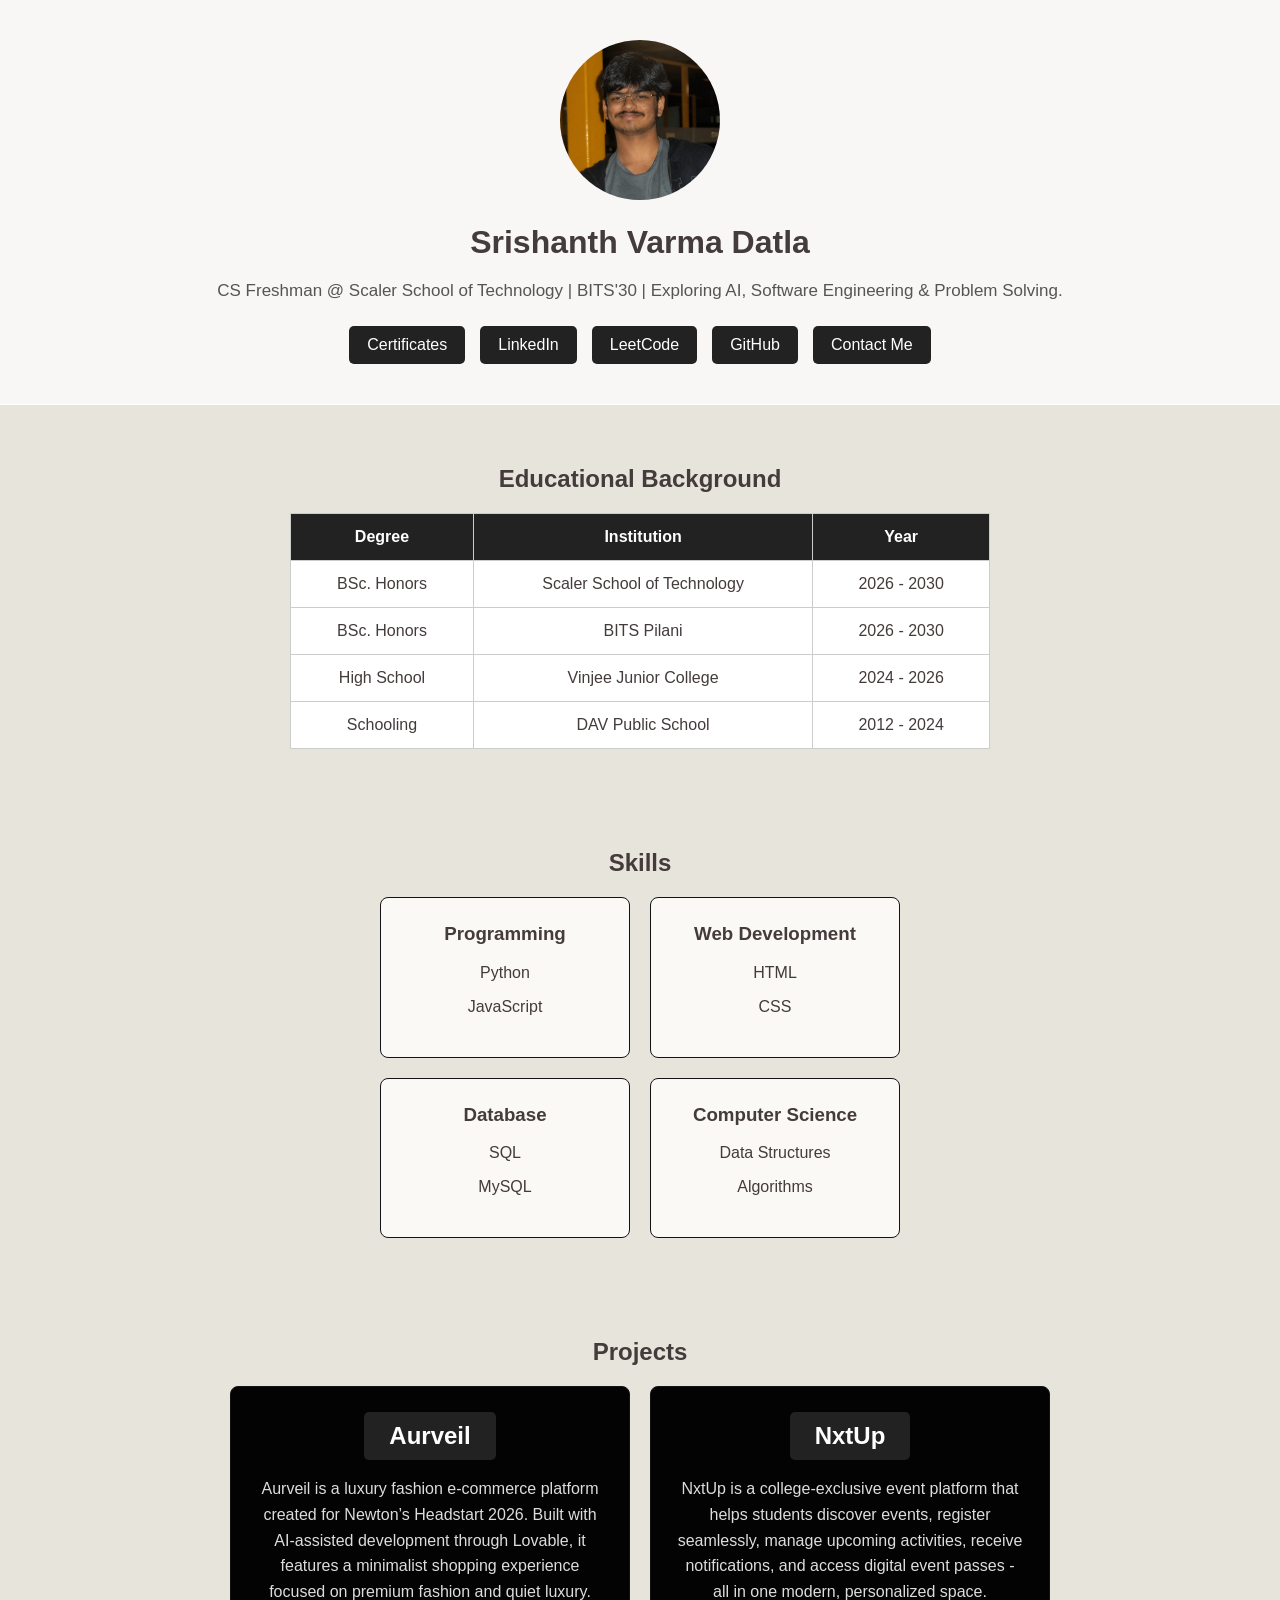
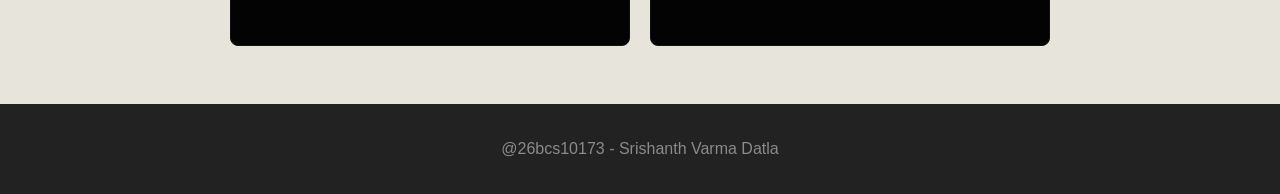
<file: index.html>
<!DOCTYPE html>
<html lang="en">

<head>
    <meta charset="UTF-8">
    <meta name="viewport" content="width=device-width, initial-scale=1.0">

    <title>Portfolio Website</title>

    <link rel="stylesheet" href="indexstyle.css">
</head>

<body>
    <div class="top-section">
        <img src="pic.jpeg" alt="My Photo" class="profile-img">
        <h1>Srishanth Varma Datla</h1>

        <p class="intro">
            CS Freshman @ Scaler School of Technology | BITS'30 |
            Exploring AI, Software Engineering & Problem Solving.
        </p>

        <div class="buttons">
            <a href="certs.html" target="_blank" >Certificates</a>
            <a href="https://www.linkedin.com/in/srishanth-varma-134643291/" target="_blank">LinkedIn</a>
            <a href="https://leetcode.com/u/Srishanth_Varma/" target="_blank">LeetCode</a>
            <a href="https://github.com/srishanth18varma" target="_blank">GitHub</a>
            <a href="contact.html" target="_blank" >Contact Me</a>            
        </div>
    </div>

    <section>
        <h1 align="center">Educational Background</h1>
        <div class="education-container">
            <table>
                <tr>
                    <th>Degree</th>
                    <th>Institution</th>
                    <th>Year</th>
                </tr>

                <tr>
                    <td>BSc. Honors</td>
                    <td>Scaler School of Technology</td>
                    <td>2026 - 2030</td>
                </tr>

                <tr>
                    <td>BSc. Honors</td>
                    <td>BITS Pilani</td>
                    <td>2026 - 2030</td>
                </tr>

                <tr>
                    <td>High School</td>
                    <td>Vinjee Junior College</td>
                    <td>2024 - 2026</td>
                </tr>

                <tr>
                    <td>Schooling</td>
                    <td>DAV Public School</td>
                    <td>2012 - 2024</td>
                </tr>
            </table>
        </div>
    </section>

    <section>
        <h1 align="center">Skills</h1>
        <div class="skills-grid">
            <div class="skill-card">
                <h3>Programming</h3>
                <p>Python</p>
                <p>JavaScript</p>
            </div>

            <div class="skill-card">
                <h3>Web Development</h3>
                <p>HTML</p>
                <p>CSS</p>
            </div>

            <div class="skill-card">
                <h3>Database</h3>
                <p>SQL</p>
                <p>MySQL</p>
            </div>

            <div class="skill-card">
                <h3>Computer Science</h3>
                <p>Data Structures</p>
                <p>Algorithms</p>
            </div>
        </div>
    </section>

    <section>
        <h1 align="center">Projects</h1>

        <div class="projects-grid">
            <div class="project-card">
                <a href="https://aurveil-midnight-lux.lovable.app/" target="_blank" class="project-button">Aurveil</a>
                <p>Aurveil is a luxury fashion e-commerce platform created for Newton’s Headstart 2026. Built with AI-assisted development through Lovable, it features a minimalist shopping experience focused on premium fashion and quiet luxury.</p>
            </div>


            <div class="project-card">
                <a href="https://srishanth18varma.github.io/NxtUp1/" target="_blank" class="project-button">NxtUp</a>
                <p>NxtUp is a college-exclusive event platform that helps students discover events, register seamlessly, manage upcoming activities, receive notifications, and access digital event passes - all in one modern, personalized space.</p>
            </div>
        </div>
    </section>
    <br>

    <footer>
        <p> @26bcs10173 - Srishanth Varma Datla</p>
    </footer>

</body>

</html>
</file>
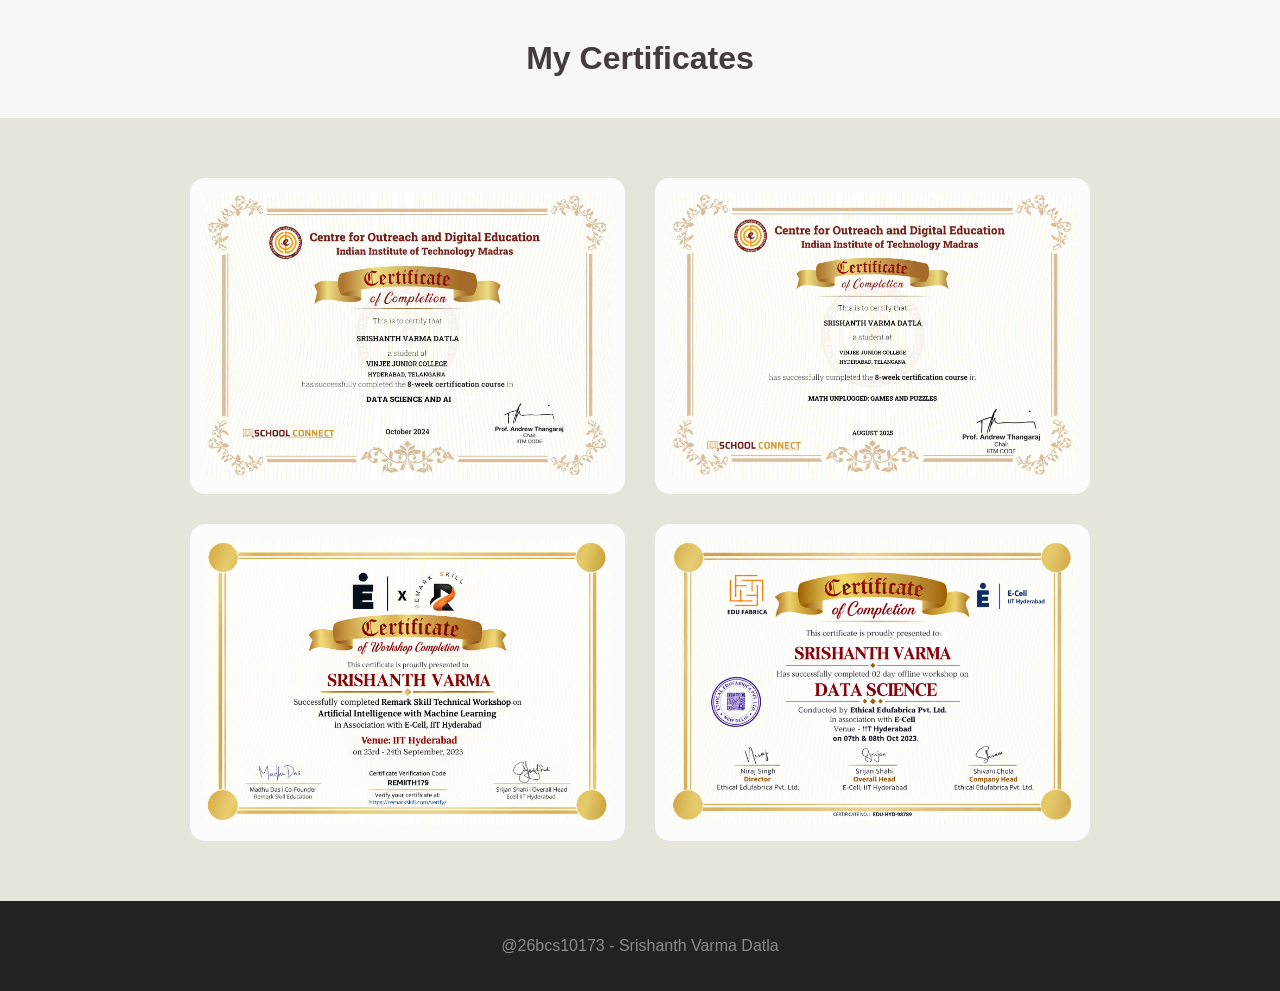
<file: certs.html>
<!DOCTYPE html>
    <html lang="en">

    <head>
        <meta charset="UTF-8">
        <meta name="viewport" content="width=device-width, initial-scale=1.0">

        <title>Certificates</title>

        <link rel="stylesheet" href="certs.css">
    </head>

    <body>
        <div class="top-section">
            <h1>My Certificates</h1>
        </div>

        <div class="certificates-container">

            <div class="certificate">
                <img src="Data Science and AI - IIT Madras.jpeg" alt="Certificate 1">
            </div>

            <div class="certificate">
                <img src="Math puzzles - IIT Madras.jpeg" alt="Certificate 2">
            </div>

            <div class="certificate">
                <img src="AI with ML 1 - Remarkskill.png" alt="Certificate 3">
            </div>

            <div class="certificate">
                <img src="Data Science 1 - EDU Fabrica.jpeg" alt="Certificate 4">
            </div>
        </div>

        <footer>
            <p>@26bcs10173 - Srishanth Varma Datla</p>
        </footer>
    </body>

    </html>
</file>
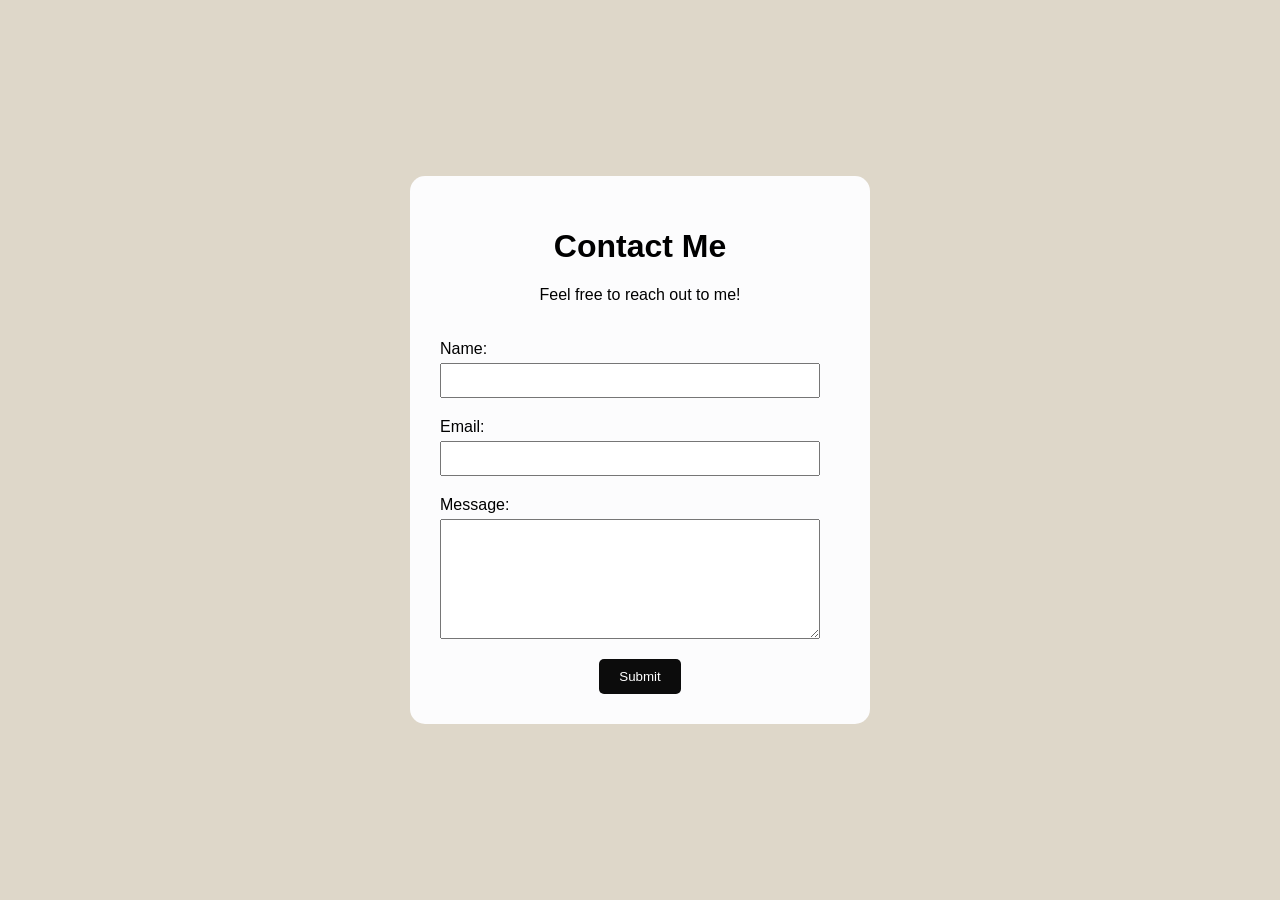
<file: contact.html>
<!DOCTYPE html>
<html>

<head>
    <meta charset="UTF-8">
    <meta name="viewport" content="width=device-width, initial-scale=1.0">
    
    <title>Contact Me</title>

    <style>
        body{
            margin: 0;
            font-family: Arial, sans-serif;
            background-color: #ded7c9;
            display: flex;
            justify-content: center;
            align-items: center;
            min-height: 100vh;}
        
        form{
            display: flex; 
            flex-direction: column;}

        .contact-box{
            background-color: #fcfcfd;
            width: 400px;
            padding: 30px;
            border-radius: 15px;}

        .contact-box h1{text-align: center;}
        .contact-box p{text-align: center;}

        label{
            display: block;
            margin-top: 20px;
            margin-bottom: 5px;}

        input, textarea {
            width: 95%;
            padding: 8px;
            box-sizing: border-box;}

        textarea{height: 120px;}

        button{
            display: block;
            margin-top: 20px;
            padding: 10px 20px;
            align-self: center;
            background-color: #0c0c0c;
            color: white;
            border: none;
            cursor: pointer;
            border-radius: 5px;}

        @media (max-width: 600px){
            .contact-box {
                width: 85%;
                padding: 20px;}

        input, textarea{width: 100%;}
        .contact-box h1{font-size: 28px;}}
    </style>
</head>

<body>
    <div class="contact-box">
        <h1>Contact Me</h1>
        <p>Feel free to reach out to me!</p>

        <form>
            <label>Name:</label>
            <input type="text" required>

            <label>Email:</label>
            <input type="email" required>

            <label>Message:</label>
            <textarea required></textarea>

            <button type="submit">Submit</button>
        </form>
    </div>
</body>

</html>
</file>
<file: indexstyle.css>
body{
    font-family: Arial, sans-serif;
    margin: 0;
    background-color: #e7e4dc;
    color: #443b3b;}

.top-section{
    background-color: rgb(249, 246, 246);
    padding: 40px;
    text-align: center;
    border-bottom: 1px solid #ffffff;}

.profile-img{
    width: 160px;
    height: 160px;
    border-radius: 50%;}
h1{margin: 20px 10px;}

.intro{
    color: #555;
    font-size: 17px;}

.buttons {
    display: flex;
    justify-content: center;
    gap: 15px;
    margin-top: 25px;}
.buttons a {
    text-decoration: none;
    color: white;
    background-color: #222;
    padding: 10px 18px;
    border-radius: 5px;}
.buttons a:hover{background-color: #555;}

section{padding: 40px 20px;}
section h2{
    text-align: center;
    margin-bottom: 25px;}

.education-container{
    display: flex;
    justify-content: center;}

table {
    border-collapse: collapse;
    background-color: white;
    min-width: 700px;}

th, td{
    border: 1px solid #ccc;
    padding: 14px 20px;
    text-align: center;}

th{
    background-color: #222;
    color: white;}

tr:hover{
    background-color: #f0f0f0;}

.skills-grid {
    display: grid;
    grid-template-columns: repeat(2, 250px);
    justify-content: center;
    gap: 20px;}
.skill-card {
    background-color: #faf9f6;
    padding: 25px;
    border-radius: 8px;
    border: 1px solid #141313;
    text-align: center;}
.skill-card h3{margin-top: 0;}

.projects-grid {
    display: grid;
    grid-template-columns: repeat(2, 400px);
    justify-content: center;
    gap: 20px;}

.project-card {
    background-color: #030303;
    color: white;
    padding: 25px;
    border-radius: 8px;
    text-align: center;
    border: 1px solid #141313;}

.project-button {
    display: inline-block;
    text-decoration: none;
    color: white;
    background-color: #222;
    padding: 10px 25px;
    border-radius: 5px;
    font-size: 24px;
    font-weight: bold;}

.project-button:hover {
    background-color: #555;}

.project-card p {
    line-height: 1.6;
    color: #ddd;}

footer{
    text-align: center;
    background-color: #222;
    color: rgba(255, 255, 255, 0.47);
    padding: 20px;}

@media (max-width: 600px) {
    .buttons {
        flex-direction: column;
        align-items: center;}
    .skills-grid{grid-template-columns: 1fr;}
    table {
        width: 100%;
        min-width: 0;}
    th,td {
        padding: 8px;
        font-size: 14px;}
    .top-section{padding: 25px 15px;}
    .projects-grid {
    grid-template-columns: 1fr;
    padding: 0 15px;}
    .project-card {width: auto;}
    .project-button {font-size: 20px;}}
</file>
<file: certs.css>
body {
    font-family: Arial, sans-serif;
    margin: 0;
    background-color: #e7e4dc;
    color: #443b3b;}

.top-section {
    background-color: rgb(249, 246, 246);
    padding: 40px;
    text-align: center;
    border-bottom: 1px solid #ffffff;}
.top-section h1 {margin: 0;}

.certificates-container {
    display: grid;
    grid-template-columns: repeat(2, 1fr);
    gap: 30px;
    max-width: 900px;
    margin: 40px auto;
    padding: 20px;}
.certificate {
    background-color: #fcfcfd;
    padding: 15px;
    border-radius: 15px;}

.certificate img {
    width: 100%;
    height: auto;
    border-radius: 10px;
    display: block;}

footer {
    text-align: center;
    background-color: #222;
    color: rgba(255, 255, 255, 0.47);
    padding: 20px;}

@media (max-width: 600px) {
    .certificates-container {
        grid-template-columns: 1fr;
        padding: 15px;}}
</file>
